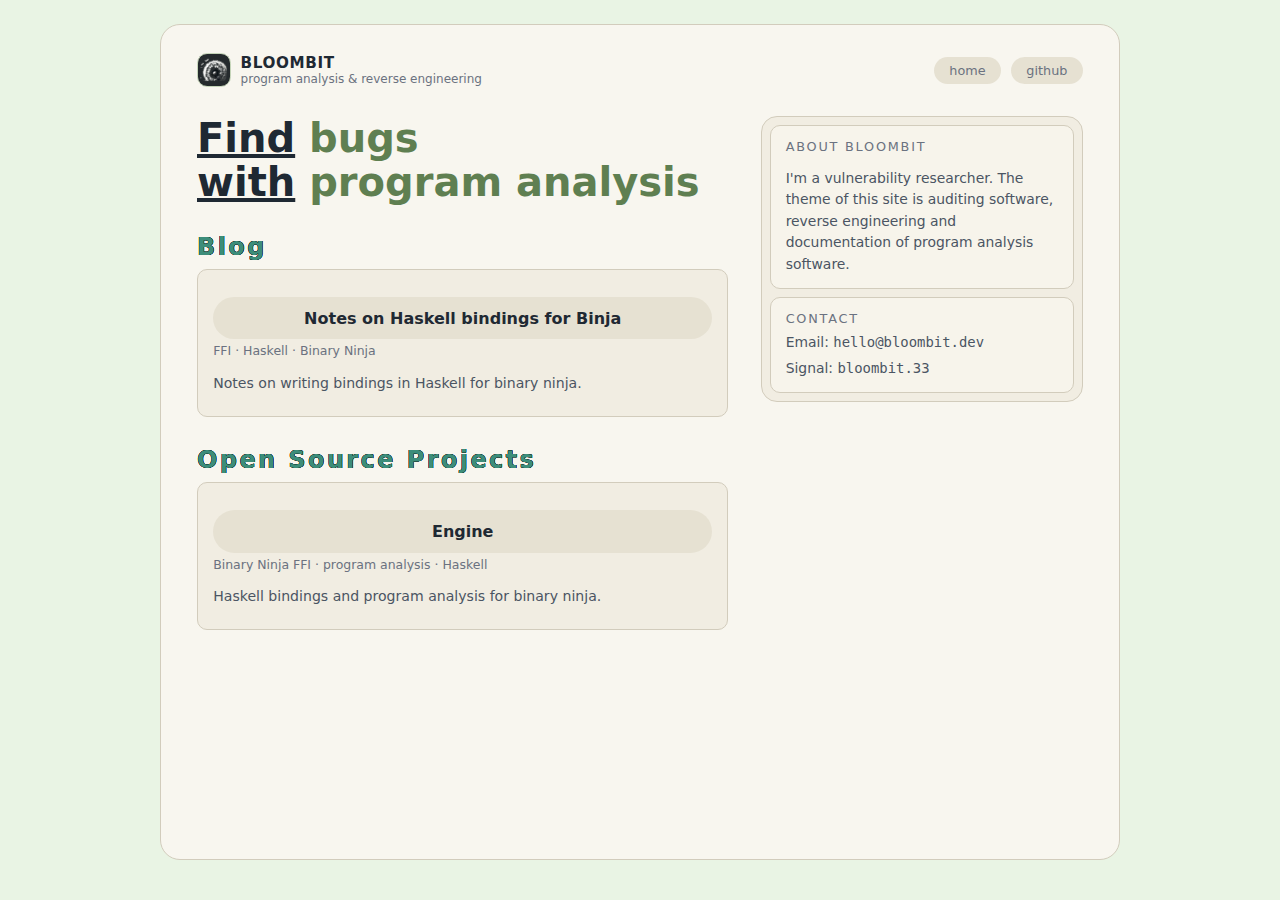
<file: index.html>
<!DOCTYPE html>
<html lang="en">
<head>
  <meta charset="UTF-8" />
  <title>BloomBit</title>
  <meta name="viewport" content="width=device-width, initial-scale=1" />
  <meta
    name="description"
    content="BloomBit: Collection of content regarding program analysis, reverse engineering and bug hunting."
  />
  <link rel="stylesheet" href="./styles.css">
</head>
<body>
  <div class="page">
    <header>
      <div class="brand">
        <div class="logo" aria-hidden="true"></div>
        <div>
          <div class="brand-text-main">BloomBit</div>
          <div class="brand-text-sub">program analysis &amp; reverse engineering</div>
        </div>
      </div>

      <nav>
        <a href="https://www.bloombit.dev">home</a>
        <a href="https://github.com/bloombit-dev">github</a>
      </nav>
    </header>

    <main>
      <section class="hero" aria-labelledby="hero-title">
        <h1 id="hero-title">
            <u>Find</u> <span>bugs</span><br>
            <u>with</u> <span>program analysis</span>
        </h1>

        <section id="posts" class="posts-section" aria-label="Latest posts">
          <div class="posts-heading">Blog</div>
          <div class="posts-list">
            <!-- Post 1 -->
            <article class="post-card">
              <h2 class="post-title">
                <a href="./blog/haskell_binja_ffi.html">Notes on Haskell bindings for Binja</a>
              </h2>
              <div class="post-meta">
                FFI · Haskell · Binary Ninja
              </div>
              <p class="post-summary">
                  Notes on writing bindings in Haskell for binary ninja.
             </p>
           </article>

       </section>

        <section id="projects" class="posts-section" aria-label="Open source projects">
          <div class="posts-heading">Open Source Projects</div>
          <div class="posts-list">

          <article class="post-card">
            <h2 class="post-title">
              <a href="https://github.com/bloombit-dev/engine">Engine</a>
            </h2>
            <div class="post-meta">
              Binary Ninja FFI · program analysis · Haskell
            </div>
            <p class="post-summary">
              Haskell bindings and program analysis for binary ninja.
            </p>
         </article>
          </div>
        </section>
      </section>

      <aside class="sidebar">
        <section id="about" class="sidebar-block">
          <div class="sidebar-title">About BloomBit</div>
          <p class="sidebar-body">
              I'm a vulnerability researcher. The theme of this site is
              auditing software, reverse engineering and documentation of program analysis software.
          </p>
        </section>

        <section class="sidebar-block contact-mini" id="contact">
          <div class="sidebar-title">Contact</div>
          <div class="sidebar-body">
          </div>
          <div class="sidebar-body">
            Email: <code>hello@bloombit.dev</code>
          </div>
          <div class="sidebar-body">
            Signal: <code>bloombit.33</code>
          </div>
        </section>
      </aside>
    </main>

  </div>
</body>
</html>
</file>
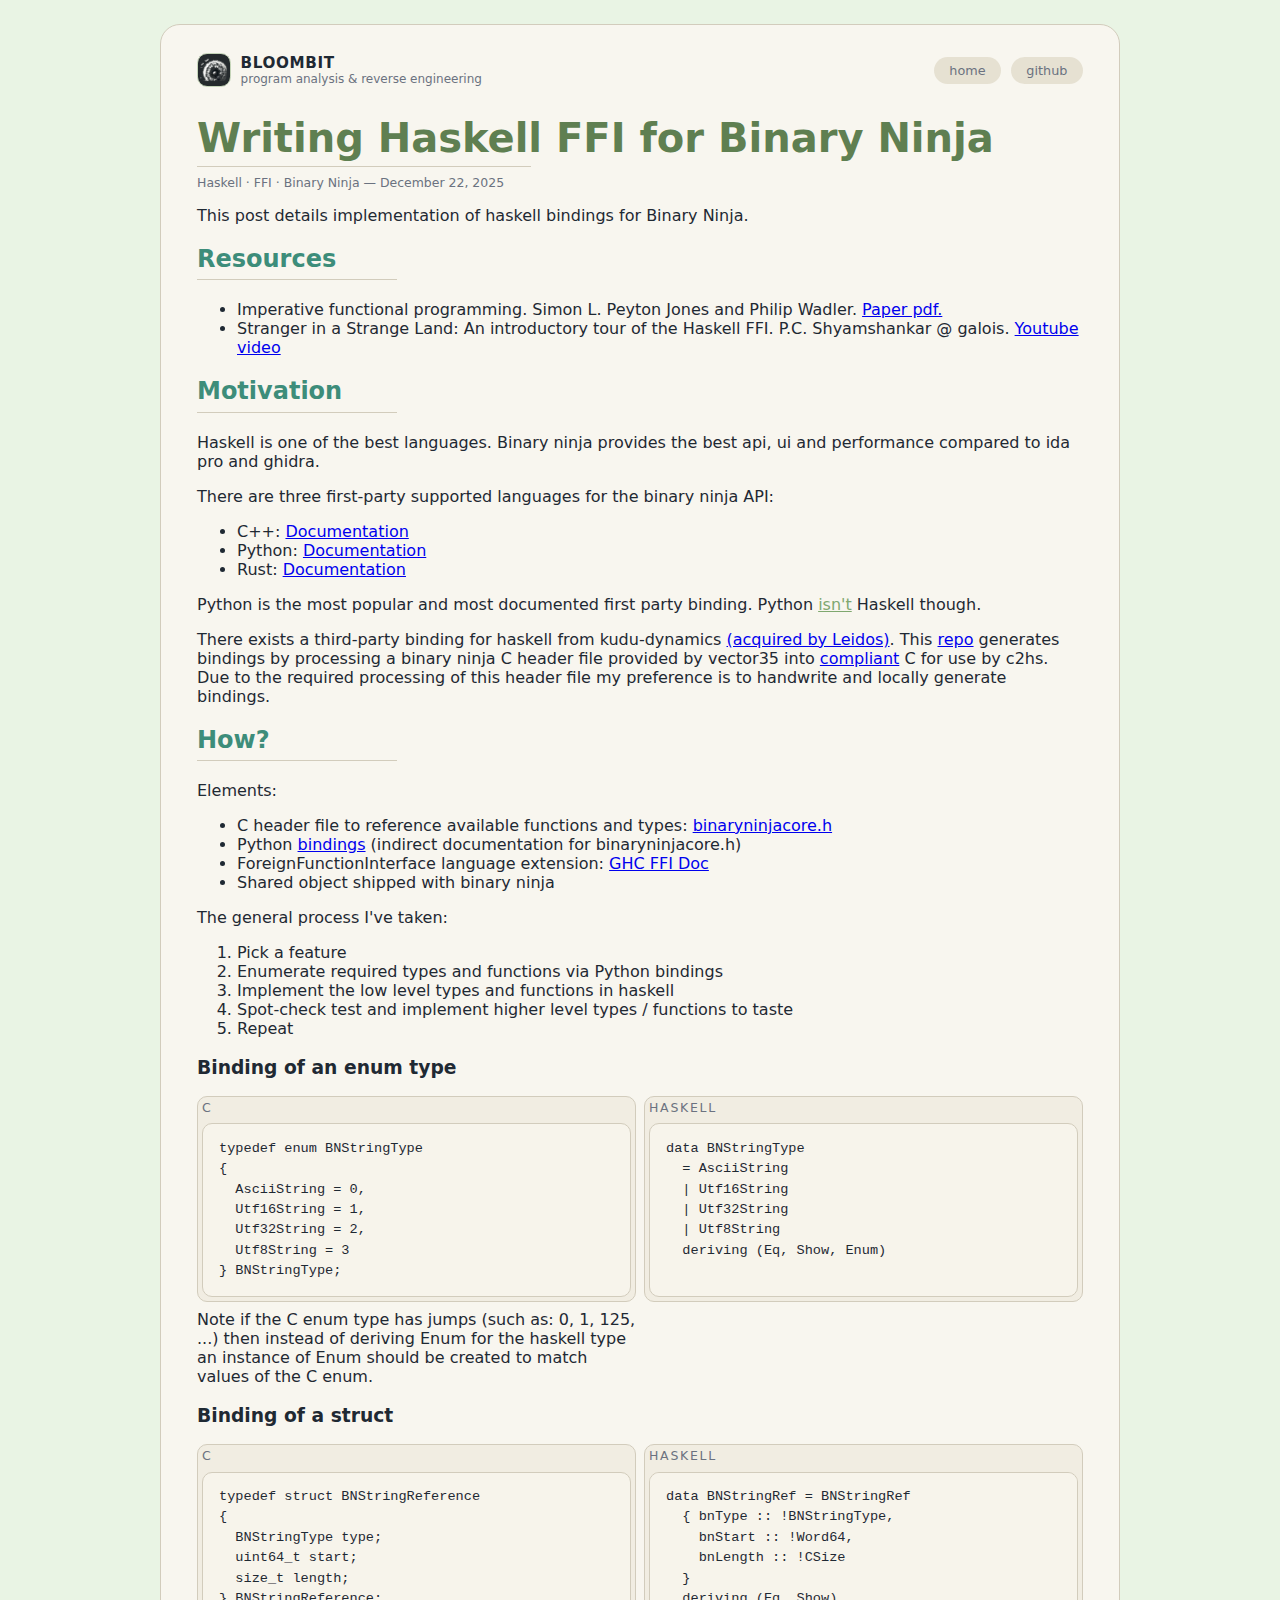
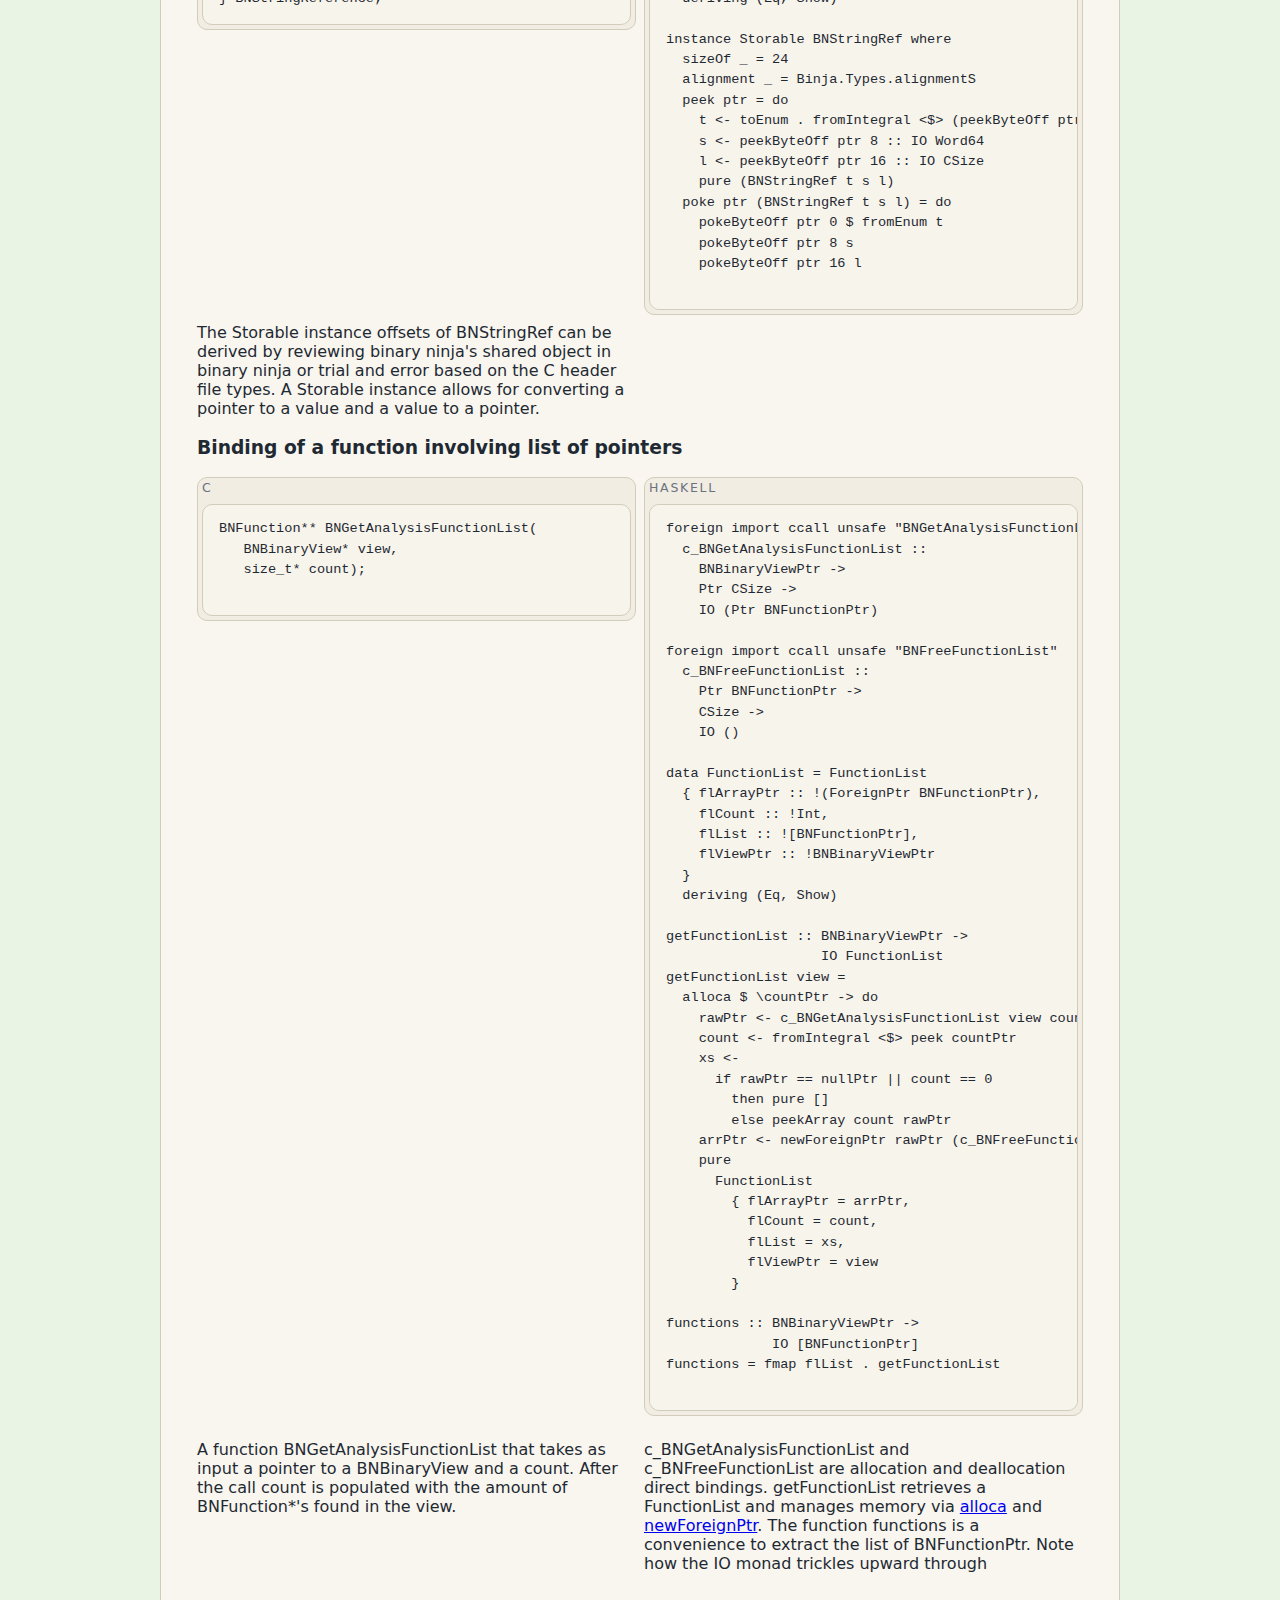
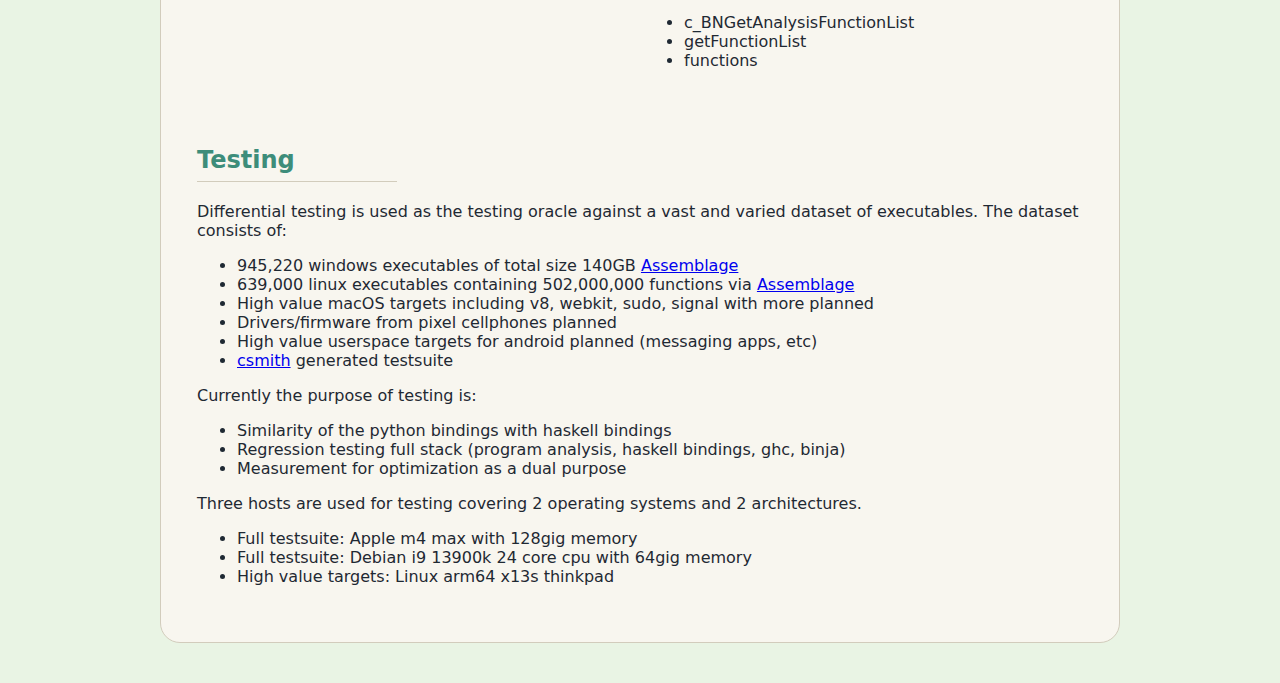
<file: blog/haskell_binja_ffi.html>
<!DOCTYPE html>
<html lang="en">
<head>
  <meta charset="UTF-8" />
  <title>BloomBit – Haskell FFI for Binary Ninja</title>
  <meta name="viewport" content="width=device-width, initial-scale=1" />
  <link rel="stylesheet" href="../styles.css"/>

  <style>
    .ffi-transform {
      display: grid;
      grid-template-columns: minmax(0, 1fr) minmax(0, 1fr);
      gap: 0.5rem;
      align-items: start;
      margin-top: 0.8rem;
    }

    @media (max-width: 900px) {
      .ffi-transform {
        grid-template-columns: minmax(0, 1fr);
      }
    }

    .ffi-transform-col {
      border: 1px solid var(--border-soft);
      background: var(--panel-alt);
      border-radius: var(--radius-md);
      padding: 0.15rem 0.25rem 0.25rem;
    }

    .ffi-transform-heading {
      font-size: 0.78rem;
      text-transform: uppercase;
      letter-spacing: 0.14em;
      color: var(--ink-muted);
      margin: 0 0 0.55rem;
    }

    .ffi-transform-col pre {
      margin: 0;
      background: #f7f4eb;
    }
  </style>

</head>
<body>
  <div class="page">
    <header>
      <div class="brand">
        <div class="logo" aria-hidden="true"></div>
        <div>
          <div class="brand-text-main">BloomBit</div>
          <div class="brand-text-sub">program analysis &amp; reverse engineering</div>
        </div>
      </div>
      <nav>
        <a href="https://www.bloombit.dev">home</a>
        <a href="https://github.com/bloombit-dev">github</a>
      </nav>
    </header>

    <main>

      <article class="post-content">
          <h1 class="blog-section">Writing Haskell FFI for Binary Ninja</h1>
        <div class="post-meta">Haskell · FFI · Binary Ninja — December 22, 2025</div>

        <p>This post details implementation of haskell bindings for Binary Ninja.</p>

        <h2 class="blog-subsection">Resources</h2>
        <ul>
            <li>Imperative functional programming. Simon L. Peyton Jones and Philip Wadler. <a href="https://www.microsoft.com/en-us/research/wp-content/uploads/1993/01/imperative.pdf">Paper pdf.</a></li>
            <li>Stranger in a Strange Land: An introductory tour of the Haskell FFI. P.C. Shyamshankar @ galois. <a href="https://www.youtube.com/watch?v=zlOrYQH_-Xs">Youtube video</a>
        </ul>

        <h2 class="blog-subsection">Motivation</h2>
          <p>Haskell is one of the best languages. Binary ninja provides the best api, ui and performance compared to ida pro and ghidra.</p>
          <p>There are three first-party supported languages for the binary ninja API:
            <ul>
              <li>C++: <a href="https://api.binary.ninja/cpp/index.html">Documentation</a></li>
              <li>Python: <a href="https://api.binary.ninja/">Documentation</a></li>
              <li>Rust: <a href="https://rust.binary.ninja/binaryninja/index.html">Documentation</a></li>
            </ul>
Python is the most popular and most documented first party binding. Python <u style="color: var(--accent)">isn't</u> Haskell though.</p>

          <p>There exists a third-party binding for haskell from kudu-dynamics <a href="https://www.leidos.com/insights/leidos-acquires-kudu-dynamics-advancing-ai-capabilities-cyber-warfighters">(acquired by Leidos)</a>. This <a href="https://github.com/kudu-dynamics/blaze-platform/tree/main/binaryninja-haskell">repo</a> generates bindings by processing a binary ninja C header file provided by vector35 into <a href="https://github.com/Vector35/binaryninja-api/issues/4422">compliant</a> C for use by c2hs. Due to the required processing of this header file my preference is to handwrite and locally generate bindings.</p>

        <h2 class="blog-subsection">How?</h2>
        Elements:
        <ul>
          <li>C header file to reference available functions and types: <a href="https://github.com/Vector35/binaryninja-api/blob/dev/binaryninjacore.h">binaryninjacore.h</a></li>
         <li>Python <a href="https://github.com/Vector35/binaryninja-api/tree/dev/python">bindings</a> (indirect documentation for binaryninjacore.h)
          <li> ForeignFunctionInterface language extension: <a href="https://ghc.gitlab.haskell.org/ghc/doc/users_guide/exts/ffi.html">GHC FFI Doc</a></li>
          <li>Shared object shipped with binary ninja</li>
        </ul>

        <p>The general process I've taken:</p>
        <ol>
          <li>Pick a feature</li>
          <li>Enumerate required types and functions via Python bindings</li>
          <li>Implement the low level types and functions in haskell</li>
          <li>Spot-check test and implement higher level types / functions to taste</li>
          <li>Repeat</li>
        </ol> 

          <h3>Binding of an enum type</h3>
        <div class="ffi-transform">
          <div class="ffi-transform-col">
            <div class="ffi-transform-heading">C</div>
            <pre><code class="language-c">typedef enum BNStringType
{
  AsciiString = 0,
  Utf16String = 1,
  Utf32String = 2,
  Utf8String = 3
} BNStringType;
</code></pre>
      </div>

          <div class="ffi-transform-col">
            <div class="ffi-transform-heading">Haskell</div>
            <pre><code class="language-haskell">data BNStringType
  = AsciiString
  | Utf16String
  | Utf32String
  | Utf8String
  deriving (Eq, Show, Enum)
          </code></pre></div>
  Note if the C enum type has jumps (such as: 0, 1, 125, ...) then instead of deriving Enum for the haskell
    type an instance of Enum should be created to match values of the C enum.
</div>

          <h3>Binding of a struct</h3>

        <div class="ffi-transform">
          <div class="ffi-transform-col">
            <div class="ffi-transform-heading">C</div>
            <pre><code class="language-c">typedef struct BNStringReference
{
  BNStringType type;
  uint64_t start;
  size_t length;
} BNStringReference;
</code></pre>
  </div>
         <div class="ffi-transform-col">
            <div class="ffi-transform-heading">Haskell</div>
            <pre><code class="language-haskell">data BNStringRef = BNStringRef
  { bnType :: !BNStringType,
    bnStart :: !Word64,
    bnLength :: !CSize
  }
  deriving (Eq, Show)

instance Storable BNStringRef where
  sizeOf _ = 24
  alignment _ = Binja.Types.alignmentS
  peek ptr = do
    t <- toEnum . fromIntegral <$> (peekByteOff ptr 0 :: IO CInt)
    s <- peekByteOff ptr 8 :: IO Word64
    l <- peekByteOff ptr 16 :: IO CSize
    pure (BNStringRef t s l)
  poke ptr (BNStringRef t s l) = do
    pokeByteOff ptr 0 $ fromEnum t
    pokeByteOff ptr 8 s
    pokeByteOff ptr 16 l
    </code></pre></div>
            The Storable instance offsets of BNStringRef can be derived by reviewing binary ninja's shared object in binary ninja or trial and error based on the C header file types. A Storable instance allows for converting a pointer to a value and a value to a pointer.
          </div>

          <h3>Binding of a function involving list of pointers</h3>
        <div class="ffi-transform">
          <div class="ffi-transform-col">
            <div class="ffi-transform-heading">C</div>
            <pre><code class="language-c">BNFunction** BNGetAnalysisFunctionList(
   BNBinaryView* view,
   size_t* count);
            </code></pre>
          </div>
          <div class="ffi-transform-col">
            <div class="ffi-transform-heading">Haskell</div>
            <pre><code class="language-haskell">foreign import ccall unsafe "BNGetAnalysisFunctionList"
  c_BNGetAnalysisFunctionList ::
    BNBinaryViewPtr ->
    Ptr CSize ->
    IO (Ptr BNFunctionPtr)

foreign import ccall unsafe "BNFreeFunctionList"
  c_BNFreeFunctionList ::
    Ptr BNFunctionPtr ->
    CSize ->
    IO ()

data FunctionList = FunctionList
  { flArrayPtr :: !(ForeignPtr BNFunctionPtr),
    flCount :: !Int,
    flList :: ![BNFunctionPtr],
    flViewPtr :: !BNBinaryViewPtr
  }
  deriving (Eq, Show)

getFunctionList :: BNBinaryViewPtr ->
                   IO FunctionList
getFunctionList view =
  alloca $ \countPtr -> do
    rawPtr <- c_BNGetAnalysisFunctionList view countPtr
    count <- fromIntegral <$> peek countPtr
    xs <-
      if rawPtr == nullPtr || count == 0
        then pure []
        else peekArray count rawPtr
    arrPtr <- newForeignPtr rawPtr (c_BNFreeFunctionList rawPtr (fromIntegral count))
    pure
      FunctionList
        { flArrayPtr = arrPtr,
          flCount = count,
          flList = xs,
          flViewPtr = view
        }

functions :: BNBinaryViewPtr ->
             IO [BNFunctionPtr]
functions = fmap flList . getFunctionList
              </code></pre>
          </div>

  <p>A function BNGetAnalysisFunctionList that takes as input a pointer to a BNBinaryView and a count.
     After the call count is populated with the amount of BNFunction*'s found in the view.
  </p>
  <p>c_BNGetAnalysisFunctionList and c_BNFreeFunctionList are allocation and deallocation direct bindings.
getFunctionList retrieves a FunctionList and manages memory via <a href="https://hackage-content.haskell.org/package/base-4.22.0.0/docs/Foreign-Marshal-Alloc.html">alloca</a> and <a href="https://hackage-content.haskell.org/package/ghc-internal-9.1401.0/docs/GHC-Internal-Foreign-ForeignPtr.html#v:newForeignPtr">newForeignPtr</a>. The function functions is a convenience to extract the list of BNFunctionPtr. Note how the IO monad trickles upward through
    <ul></ul>
    <ul> <li>c_BNGetAnalysisFunctionList</li>
         <li> getFunctionList</li>
         <li>functions</li>
    </ul>
  </p>
        </div>

  <h2 class="blog-subsection">Testing</h2>
    Differential testing is used as the testing oracle against a vast and varied dataset of executables.
The dataset consists of:
  <ul>
    <li>945,220 windows executables of total size 140GB <a href="https://assemblage-dataset.net/">Assemblage</a></li>
    <li>639,000 linux executables containing 502,000,000 functions via <a href="https://assemblage-dataset.net/">Assemblage</a></li>
    <li>High value macOS targets including v8, webkit, sudo, signal with more planned</li>
    <li>Drivers/firmware from pixel cellphones planned</li>
    <li>High value userspace targets for android planned (messaging apps, etc)</li>
    <li><a href="https://github.com/csmith-project/csmith">csmith</a> generated testsuite</li>
  </ul>
      Currently the purpose of testing is:
      <ul>
        <li>Similarity of the python bindings with haskell bindings</li>
        <li>Regression testing full stack (program analysis, haskell bindings, ghc, binja)</li>
        <li>Measurement for optimization as a dual purpose</li>
      </ul>

      Three hosts are used for testing covering 2 operating systems and 2 architectures.
      <ul>
        <li>Full testsuite: Apple m4 max with 128gig memory</li>
        <li>Full testsuite: Debian i9 13900k 24 core cpu with 64gig memory</li>
        <li>High value targets: Linux arm64 x13s thinkpad</li>
      </ul>
      </article>
    </main>
  </div>
</body>
</html>
</file>
<file: styles.css>
:root {
      --bg: #E9F4E4;
      --bg-alt: #e6e1d2;
      --panel: #f8f6ef;
      --panel-alt: #f1ede2;
      --ink: #1f2933;
      --ink-soft: #4b5563;
      --ink-muted: #6b7280;
      --accent: #7fa86f;
      --accent-deep: #5f7f51;
      --border-soft: #d2ccbc;
      --radius-lg: 16px;
      --radius-md: 10px;
      --radius-pill: 999px;
      --max-width: 960px;
    }

    * {
      box-sizing: border-box;
    }

    body {
      margin: 0;
      min-height: 100vh;
      font-family: system-ui, -apple-system, BlinkMacSystemFont, "SF Pro Text",
        "Segoe UI", sans-serif;
      background: var(--bg);
      color: var(--ink);
      display: flex;
      justify-content: center;
      padding: 1.5rem 1.25rem 2.5rem;
    }

    .page {
      width: 100%;
      max-width: var(--max-width);
      background: var(--panel);
      border-radius: 20px;
      border: 1px solid var(--border-soft);
      padding: 1.5rem 1.5rem 2.2rem;
    }

    @media (min-width: 900px) {
      .page {
        padding: 1.75rem 2.25rem 2.5rem;
      }
    }

    header {
      display: flex;
      align-items: center;
      justify-content: space-between;
      gap: 1rem;
      margin-bottom: 1.8rem;
    }

    .brand {
      display: flex;
      align-items: center;
      gap: 0.6rem;
    }

    .logo {
      width: 34px;
      height: 34px;
      border-radius: 30%;
      background-image: url("./assets/logo.png");
      background-size: cover;
      background-position: center;
      /*background: #dbe6d2;*/
      border: 1px solid #c4d4b8;
      position: relative;
    }

    .brand-text-main {
      font-weight: 600;
      letter-spacing: 0.04em;
      text-transform: uppercase;
      font-size: 0.95rem;
    }

    .brand-text-sub {
      font-size: 0.75rem;
      color: var(--ink-muted);
    }

    nav {
      display: flex;
      gap: 0.6rem;
      font-size: 0.8rem;
      flex-wrap: wrap;
    }

    nav a {
      text-decoration: none;
      color: var(--ink-muted);
      padding: 0.25rem 0.85rem;
      border-radius: var(--radius-pill);
      border: 2px solid transparent;
      background: var(--bg-alt);
      transition: background-color 150ms ease-out,
                  border-color 150ms ease-out,
                  color 150ms ease-out;
    }

    nav a:hover {
      background: var(--bg);
      border-color: var(--border-soft);
      color: var(--ink);
    }

    nav a.primary-link {
      border-color: #c4d4b8;
      background: #e3ecd9;
      color: var(--ink);
    }

    @media (max-width: 640px) {
      header {
        flex-direction: column;
        align-items: flex-start;
      }
      nav {
        width: 100%;
      }
    }

    main {
      display: grid;
      grid-template-columns: minmax(0, 2fr) minmax(0, 1.2fr);
      gap: 1.75rem;
      align-items: flex-start;
    }

    @media (max-width: 900px) {
      main {
        grid-template-columns: minmax(0, 1fr);
      }
    }

    .hero {
      padding-right: 0.3rem;
      grid-column: 0.8 / -0.8;
    }

    .eyebrow {
      display: inline-flex;
      align-items: center;
      gap: 0.4rem;
      padding: 0.2rem 0.75rem 0.2rem 0.35rem;
      border-radius: var(--radius-pill);
      border: 1px solid #d2ccbc;
      background: #f0ede3;
      margin-bottom: 1rem;
    }

    .leaf {
      width: 14px;
      height: 14px;
      border-radius: 60% 40% 70% 30%;
      background: var(--accent);
      transform: rotate(-18deg);
    }

    .eyebrow-text {
      font-size: 0.72rem;
      letter-spacing: 0.12em;
      text-transform: uppercase;
      color: var(--ink-muted);
    }

    h1 {
      margin: 0 0 0.5rem;
      font-size: clamp(1.1rem, 3vw + 0.8rem, 2.5rem);
      line-height: 1.1;
      font-weight: 650;
    }

    h1 span {
      color: var(--accent-deep);
    }

    .hero-subtitle {
      font-size: 0.96rem;
      color: var(--ink-soft);
      max-width: 32rem;
      line-height: 1.6;
      margin-bottom: 1.1rem;
    }

    .tags {
      display: flex;
      flex-wrap: wrap;
      gap: 0.5rem;
      margin-bottom: 1.4rem;
    }

    .tag {
      font-size: 0.76rem;
      text-transform: uppercase;
      letter-spacing: 0.14em;
      padding: 0.25rem 0.7rem;
      border-radius: var(--radius-pill);
      border: 1px solid var(--border-soft);
      background: #f2efe5;
      color: var(--ink-muted);
    }

    .hero-note {
      font-size: 0.86rem;
      color: var(--ink-muted);
      line-height: 1.6;
      background: var(--panel-alt);
      border-radius: 12px;
      border: 1px solid var(--border-soft);
      padding: 0.75rem 0.9rem;
    }

    .posts-section {
      margin-top: 1.8rem;
    }

    .posts-heading {
      font-size: 1.5rem;
      letter-spacing: 0.1em;
      color: #3D8D7A;

      margin-bottom: 0.5rem;
      font-weight: 650;
 
      text-shadow:
        -0.1px 0 0 #000,
        0.1px 0 0 #000,
        0 -0.1px 0 #000,
        0  0.1px 0 #000;
   }

    .posts-list {
      display: grid;
      gap: 0.9rem;
    }

    .post-card {
      border-radius: var(--radius-md);
      border: 1px solid var(--border-soft);
      background: var(--panel-alt);
      padding: 0.9rem 0.95rem;
    }


.post-title {
  display: flex;
  justify-content: center;
  align-items: center;

  font-size: 1rem;
  font-weight: 550;
  margin-bottom: 0.25rem;
  border-radius: var(--radius-pill);
  padding: 0.6rem 3rem;

  background: var(--bg-alt);
  border: 2px solid transparent;
  color: var(--ink);
  text-align: center;

  transition: background-color 150ms ease-out,
              border-color 150ms ease-out,
              color 150ms ease-out;
}

.post-title:hover {
  background: var(--bg);
  border-color: var(--border-soft);
  color: var(--ink);
}

.post-title a {
  color: inherit;
  text-decoration: none;
}



    .post-meta {
      font-size: 0.78rem;
      color: var(--ink-muted);
      margin-bottom: 0.4rem;
    }

    .post-summary {
      font-size: 0.88rem;
      color: var(--ink-soft);
      line-height: 1.5;
      margin-bottom: 0.5rem;
    }

    .post-tags {
      display: flex;
      flex-wrap: wrap;
      gap: 0.4rem;
      font-size: 0.74rem;
    }

    .post-tags span {
      padding: 0.1rem 0.55rem;
      border-radius: var(--radius-pill);
      border: 1px solid #d8cfbd;
      background: #f0ede3;
      color: var(--ink-muted);
    }

    .posts-footer-link {
      display: inline-block;
      margin-top: 0.7rem;
      font-size: 0.84rem;
      color: var(--accent-deep);
      text-decoration: none;
    }

    .posts-footer-link:hover {
      text-decoration: underline;
    }

    .post-content {
      grid-column: 1 / -1;
    }

    .sidebar {
      background: var(--panel-alt);
      border-radius: var(--radius-lg);
      border: 1px solid var(--border-soft);
      padding: 0.5rem 0.5rem 0.5rem;
      display: flex;
      flex-direction: column;
      gap: 0.5rem;
    }

    .sidebar-block {
      border-radius: var(--radius-md);
      border: 1px solid var(--border-soft);
      background: #f7f4eb;
      padding: 0.8rem 0.9rem;
      font-size: 0.87rem;
    }

    .sidebar-title {
      font-size: 0.8rem;
      text-transform: uppercase;
      letter-spacing: 0.14em;
      color: var(--ink-muted);
      margin-bottom: 0.35rem;
    }

    .sidebar-body {
      color: var(--ink-soft);
      line-height: 1.55;
      margin-bottom: 0.3rem;
    }

    .sidebar-body:last-child {
      margin-bottom: 0;
    }

    .topics-list {
      display: flex;
      flex-wrap: wrap;
      gap: 0.35rem;
      margin-top: 0.4rem;
    }

    .topics-list span {
      font-size: 0.78rem;
      padding: 0.12rem 0.6rem;
      border-radius: var(--radius-pill);
      border: 1px solid #d8cfbd;
      background: #f0ede3;
      color: var(--ink-muted);
    }

    .contact-mini a {
      font-family: "SF Mono", ui-monospace, Menlo, Monaco, Consolas, "Liberation Mono",
        "Courier New", monospace;
      font-size: 0.86rem;
      color: var(--accent-deep);
      text-decoration: none;
      word-break: break-all;
    }

    .contact-mini a:hover {
      text-decoration: underline;
    }

    .contact {
      margin-top: 2rem;
      padding-top: 1.4rem;
      border-top: 1px solid var(--border-soft);
      display: grid;
      grid-template-columns: minmax(0, 1.4fr) minmax(0, 1fr);
      gap: 1.2rem;
      align-items: flex-start;
      font-size: 0.86rem;
    }

    @media (max-width: 720px) {
      .contact {
        grid-template-columns: minmax(0, 1fr);
      }
    }

    .contact-heading {
      font-size: 0.78rem;
      text-transform: uppercase;
      letter-spacing: 0.14em;
      color: var(--ink-muted);
      margin-bottom: 0.2rem;
    }

    .contact-title {
      font-size: 1rem;
      font-weight: 550;
      margin-bottom: 0.4rem;
    }

    .contact-copy {
      font-size: 0.9rem;
      color: var(--ink-soft);
      max-width: 30rem;
      line-height: 1.6;
    }

    .contact-card {
      border-radius: var(--radius-md);
      border: 1px solid var(--border-soft);
      background: #f7f4eb;
      padding: 0.4rem 0.4rem;
    }

    .contact-row {
      margin-bottom: 0.45rem;
    }

    .contact-row:last-child {
      margin-bottom: 0;
    }

    .contact-row-label {
      font-size: 0.74rem;
      text-transform: uppercase;
      letter-spacing: 0.14em;
      color: var(--ink-muted);
      margin-bottom: 0.12rem;
    }

    .contact-row-value {
      font-size: 0.86rem;
      color: var(--ink-soft);
    }

    .contact-row-value a {
      font-family: "SF Mono", ui-monospace, Menlo, Monaco, Consolas, "Liberation Mono",
        "Courier New", monospace;
      font-size: 0.86rem;
      color: var(--accent-deep);
      text-decoration: none;
    }

    .contact-row-value a:hover {
      text-decoration: underline;
    }

    footer {
      margin-top: 1.6rem;
      font-size: 0.75rem;
      color: var(--ink-muted);
      display: flex;
      justify-content: space-between;
      gap: 0.6rem;
      flex-wrap: wrap;
    }

    @media (prefers-reduced-motion: reduce) {
      * {
        scroll-behavior: auto !important;
        animation-duration: 0.001ms !important;
        animation-iteration-count: 1 !important;
        transition-duration: 0.001ms !important;
      }
    }

pre {
  background: #f7f4eb;
  border: 1px solid var(--border-soft);
  border-radius: var(--radius-md);
  padding: 0.9rem 1rem;
  overflow-x: auto;
  margin: 1.1rem 0;
}

pre code {
  background: none;
  padding: 0;
  font-size: 0.85rem;
  line-height: 1.5;
  color: var(--ink);
  font-family: "SF Mono", ui-monospace, Menlo, Monaco, Consolas,
               "Liberation Mono", "Courier New", monospace;
}

.blog-section {
  color: var(--accent-deep);
  position: relative;
}

.blog-subsection {
  color: #3D8D7A;
  position: relative;
}

.blog-section::after,
.blog-subsection::after {
  content: "";
  display: block;
  height: 1px;
  margin-top: 0.4rem;
  background-color: var(--border-soft);
  max-width: 12ch;
}
</file>
